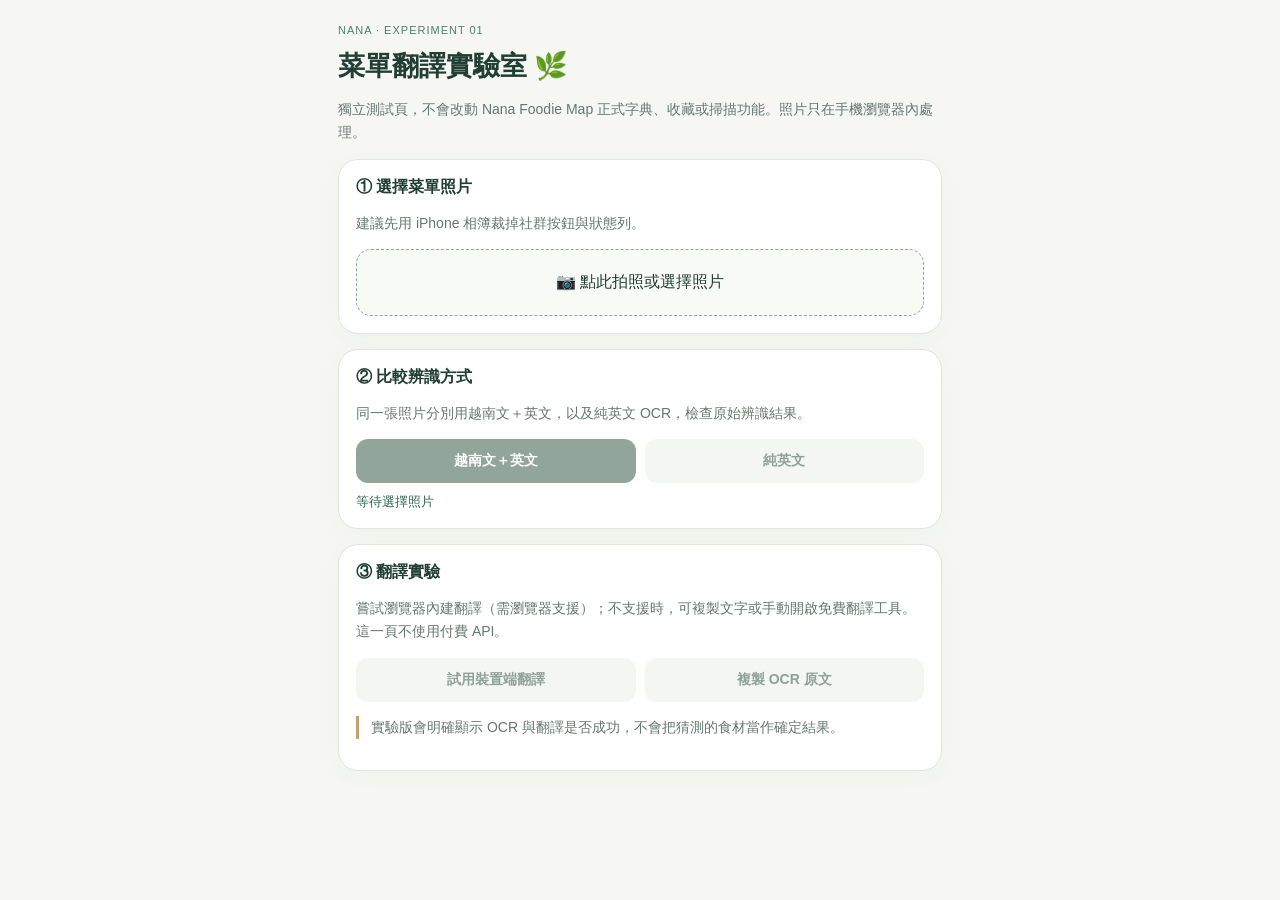
<file: menu-translation-lab.html>
<!doctype html>
<html lang="zh-Hant"><head><meta charset="utf-8"><meta name="viewport" content="width=device-width,initial-scale=1,viewport-fit=cover"><title>菜單翻譯實驗室 | Nana</title>
<style>
:root{font-family:-apple-system,BlinkMacSystemFont,"Noto Sans TC",sans-serif;color:#203e34;background:#f6f7f2}*{box-sizing:border-box}body{margin:0}.wrap{max-width:640px;margin:auto;padding:24px 18px 60px}h1{font-family:serif;font-size:27px;margin:12px 0}p{line-height:1.65;color:#66776f;font-size:14px}.card{background:white;border:1px solid #e0e7dd;border-radius:20px;padding:17px;margin-top:15px;box-shadow:0 5px 22px #1a473209}.tag{font-size:11px;color:#4b826c;letter-spacing:1px}.btn{border:0;border-radius:12px;background:#254e3e;color:white;padding:13px 17px;font-weight:700;font-size:14px;cursor:pointer}.btn:disabled{opacity:.5}.secondary{background:#e8efe9;color:#234536}.buttons{display:flex;gap:9px;flex-wrap:wrap}.buttons>*{flex:1}input[type=file]{display:none}label.upload{display:block;text-align:center;padding:22px;border:1px dashed #8da89a;border-radius:15px;cursor:pointer;background:#f8faf6}select{width:100%;padding:11px;border-radius:10px;border:1px solid #ccd8cf;background:white}#preview{max-width:100%;border-radius:12px;display:none;margin-top:14px}pre{white-space:pre-wrap;word-break:break-word;background:#f7f8f5;padding:12px;border-radius:10px;font-size:12px;max-height:250px;overflow:auto}small{color:#728079}#status{font-size:13px;color:#2b6650;margin-top:10px}#results{display:grid;gap:12px}.result{border:1px solid #e3e8e0;border-radius:12px;padding:12px}.result strong{display:block;font-size:12px;margin-bottom:6px}a{color:#23654e}.notice{border-left:3px solid #c3a369;padding-left:12px} .crop-row{display:grid;grid-template-columns:65px 1fr 42px;align-items:center;gap:8px;margin:10px 0;font-size:13px}.crop-row input{width:100%}#cropped{max-width:100%;border-radius:12px;display:none;margin-top:12px} </style></head>
<body><main class="wrap"><div class="tag">NANA · EXPERIMENT 01</div><h1>菜單翻譯實驗室 🌿</h1><p>獨立測試頁，不會改動 Nana Foodie Map 正式字典、收藏或掃描功能。照片只在手機瀏覽器內處理。</p>
<section class="card"><b>① 選擇菜單照片</b><p>建議先用 iPhone 相簿裁掉社群按鈕與狀態列。</p><label class="upload">📷 點此拍照或選擇照片<input id="file" type="file" accept="image/*"></label><img id="preview" alt="原始截圖預覽"><div id="cropControls" hidden><p><b>裁切干擾區域</b>：調整上下左右，再按「套用裁切」。下方會顯示真正送去辨識的圖片。</p><div id="sliders"></div><div class="buttons"><button type="button" class="btn secondary" id="resetCrop">重設裁切</button><button type="button" class="btn" id="applyCrop">套用裁切</button></div><img id="cropped" alt="裁切後的辨識區域"></div></section>
<section class="card"><b>② 比較辨識方式</b><p>同一張照片分別用越南文＋英文，以及純英文 OCR，檢查原始辨識結果。</p><div class="buttons"><button class="btn" id="vie" disabled>越南文＋英文</button><button class="btn secondary" id="eng" disabled>純英文</button></div><div id="status" role="status">等待選擇照片</div><div id="results"></div></section>
<section class="card"><b>③ 翻譯實驗</b><p>嘗試瀏覽器內建翻譯（需瀏覽器支援）；不支援時，可複製文字或手動開啟免費翻譯工具。這一頁不使用付費 API。</p><div class="buttons"><button class="btn secondary" id="translate" disabled>試用裝置端翻譯</button><button class="btn secondary" id="copy" disabled>複製 OCR 原文</button></div><div id="translation"></div><p class="notice">實驗版會明確顯示 OCR 與翻譯是否成功，不會把猜測的食材當作確定結果。</p></section>
</main><script>
const $=id=>document.getElementById(id);let file=null,worker=null,lang='',lastText='',url=null,cropBlob=null,cropUrl=null;const cropSides=['上','下','左','右'];const cropValues=[0,0,0,0];const sliderBox=$('sliders');cropSides.forEach((name,i)=>{const row=document.createElement('div');row.className='crop-row';const label=document.createElement('label');label.textContent=name;const range=document.createElement('input');range.type='range';range.min=0;range.max=65;range.step=1;range.value=0;const value=document.createElement('span');value.textContent='0%';range.oninput=()=>{cropValues[i]=Number(range.value);value.textContent=range.value+'%';};row.append(label,range,value);sliderBox.append(row);});
$('file').onchange=e=>{file=e.target.files[0];if(!file)return;if(url)URL.revokeObjectURL(url);url=URL.createObjectURL(file);$('preview').src=url;$('preview').style.display='block';$('cropControls').hidden=false;cropBlob=null;if(cropUrl)URL.revokeObjectURL(cropUrl);$('cropped').style.display='none';$('vie').disabled=false;$('eng').disabled=false;$('translate').disabled=true;$('copy').disabled=true;$('results').replaceChildren();$('translation').replaceChildren();$('status').textContent='照片已選好，請選擇辨識模式';};
async function applyCrop(){if(!file)return;const bitmap=await createImageBitmap(file);try{const [t,b,l,r]=cropValues.map(x=>x/100);const sx=Math.round(bitmap.width*l),sy=Math.round(bitmap.height*t);const sw=Math.round(bitmap.width*(1-l-r)),sh=Math.round(bitmap.height*(1-t-b));if(sw<100||sh<100)throw Error('裁切範圍太小，請減少裁切比例');const scale=Math.min(1,2400/Math.max(sw,sh));const canvas=document.createElement('canvas');canvas.width=Math.max(1,Math.round(sw*scale));canvas.height=Math.max(1,Math.round(sh*scale));canvas.getContext('2d').drawImage(bitmap,sx,sy,sw,sh,0,0,canvas.width,canvas.height);cropBlob=await new Promise(resolve=>canvas.toBlob(resolve,'image/jpeg',.92));if(!cropBlob)throw Error('裁切圖片產生失敗');if(cropUrl)URL.revokeObjectURL(cropUrl);cropUrl=URL.createObjectURL(cropBlob);$('cropped').src=cropUrl;$('cropped').style.display='block';$('status').textContent='裁切完成，請選擇 OCR 模式';}finally{bitmap.close();}}$('applyCrop').onclick=()=>applyCrop().catch(e=>$('status').textContent=e.message);$('resetCrop').onclick=()=>{cropValues.fill(0);sliderBox.querySelectorAll('input').forEach(x=>{x.value=0;x.oninput();});applyCrop().catch(e=>$('status').textContent=e.message);};async function loadTesseract(){if(window.Tesseract)return window.Tesseract;return new Promise((resolve,reject)=>{const s=document.createElement('script');s.src='https://cdn.jsdelivr.net/npm/tesseract.js@5.1.1/dist/tesseract.min.js';s.onload=()=>window.Tesseract?resolve(window.Tesseract):reject(Error('OCR 載入失敗'));s.onerror=()=>reject(Error('OCR 套件下載失敗，請確認網路'));document.head.append(s);});}
async function scan(mode){if(!file)return;for(const id of ['vie','eng'])$(id).disabled=true;$('status').textContent='下載或執行 OCR 中，第一次可能需要較久…';try{const T=await loadTesseract();if(!worker||lang!==mode){if(worker)await worker.terminate();worker=await T.createWorker(mode,1,{logger:m=>{if(m.status==='recognizing text')$('status').textContent='辨識中 '+Math.round((m.progress||0)*100)+'%';}});lang=mode;}if(!cropBlob)await applyCrop();const data=(await worker.recognize(cropBlob||file)).data;lastText=(data.text||'').trim();const block=document.createElement('div');block.className='result';const title=document.createElement('strong');title.textContent=mode==='vie+eng'?'越南文＋英文':'純英文';const pre=document.createElement('pre');pre.textContent=lastText||'沒有辨識到文字';block.append(title,pre);$('results').prepend(block);$('status').textContent='完成：'+(lastText?'已辨識到文字':'沒有辨識到文字');$('translate').disabled=!lastText;$('copy').disabled=!lastText;}catch(err){$('status').textContent='辨識失敗：'+(err.message||String(err));}finally{$('vie').disabled=false;$('eng').disabled=false;}}
$('vie').onclick=()=>scan('vie+eng');$('eng').onclick=()=>scan('eng');
$('copy').onclick=async()=>{try{await navigator.clipboard.writeText(lastText);$('status').textContent='已複製 OCR 原文';}catch(e){$('status').textContent='複製失敗，請長按上方文字複製';}};
$('translate').onclick=async()=>{const el=$('translation');el.replaceChildren();try{if(!('Translator' in self))throw Error('這個 Safari 版本沒有提供可用的網頁端翻譯介面');const availability=await Translator.availability({sourceLanguage:'vi',targetLanguage:'zh'});if(availability==='unavailable')throw Error('裝置端越南文翻譯不可用');const translator=await Translator.create({sourceLanguage:'vi',targetLanguage:'zh'});const output=await translator.translate(lastText);const pre=document.createElement('pre');pre.textContent=output;el.append(pre);}catch(e){const p=document.createElement('p');p.textContent='無法使用裝置端翻譯：'+e.message;const a=document.createElement('a');a.href='https://translate.google.com/?sl=vi&tl=zh-TW&text='+encodeURIComponent(lastText)+'&op=translate';a.target='_blank';a.rel='noopener noreferrer';a.textContent='用 Google 翻譯查看這段文字';el.append(p,a);}};
</script></body></html>
</file>
